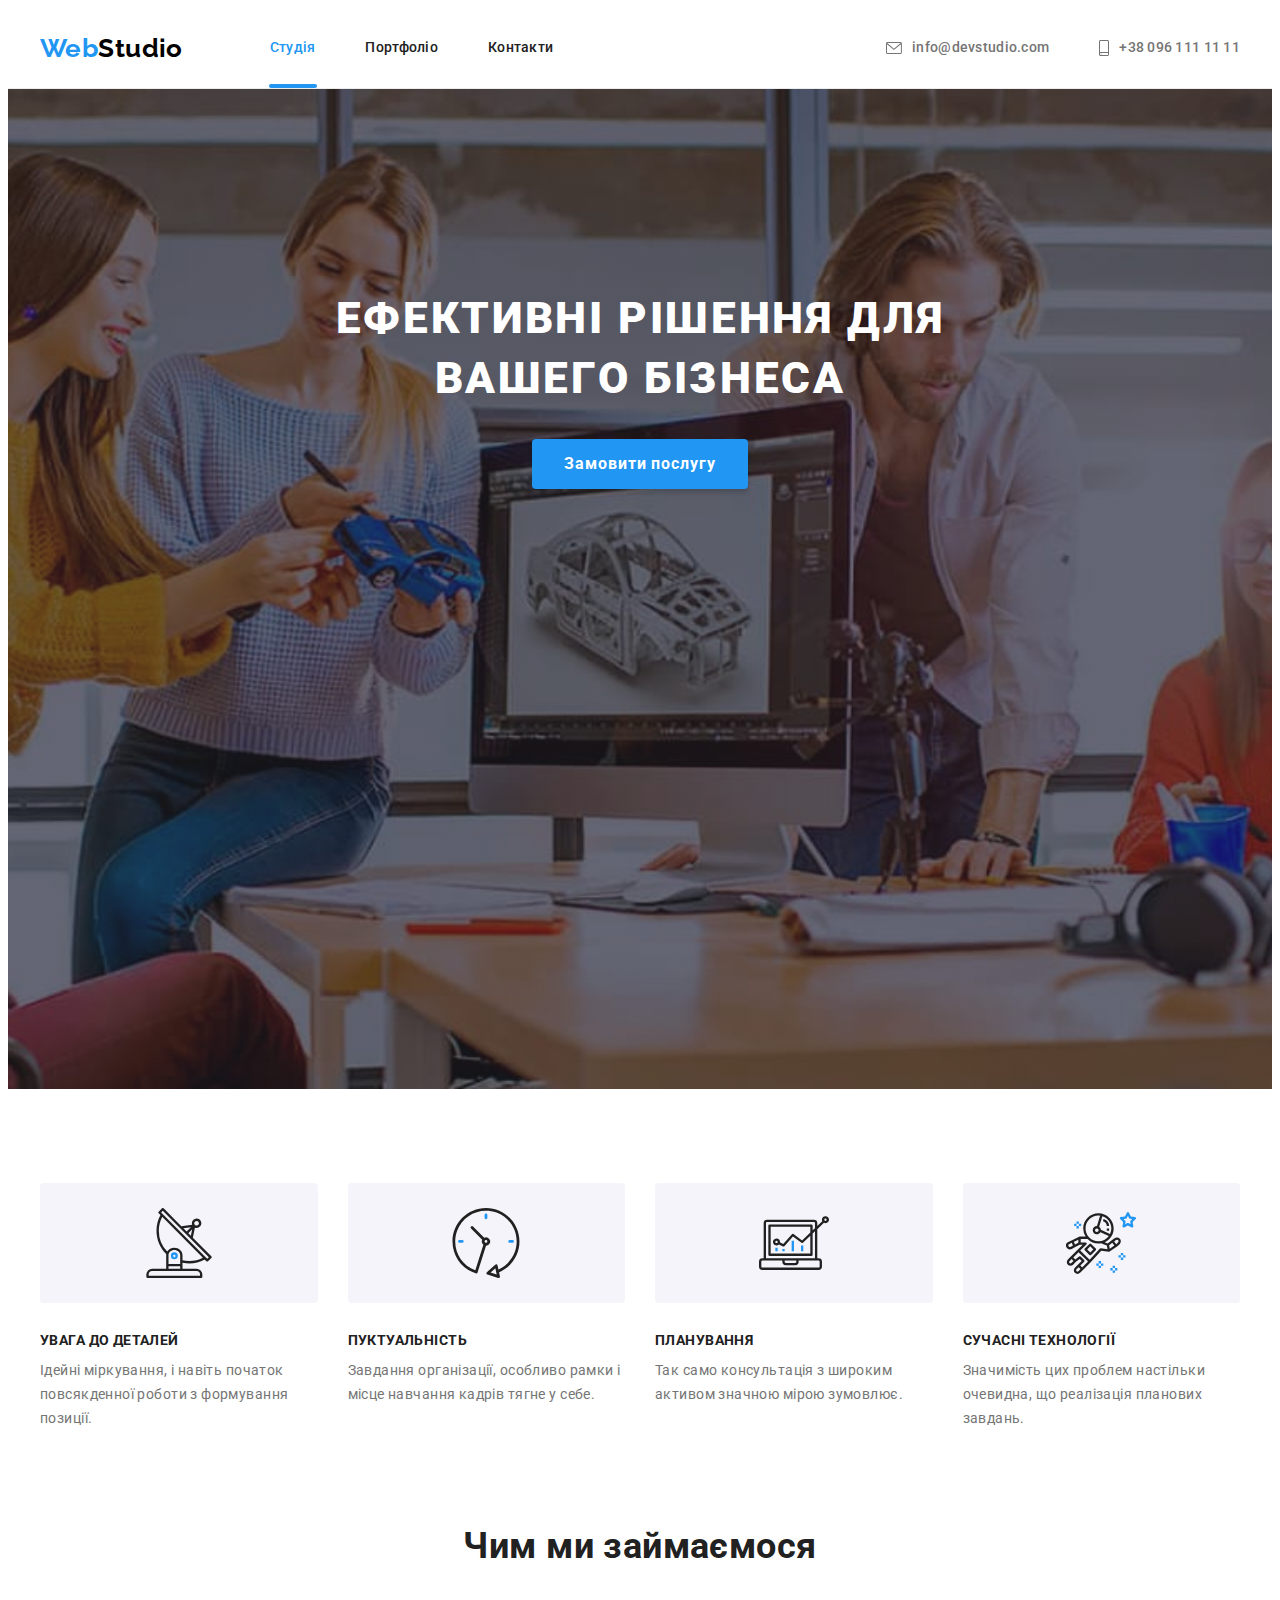
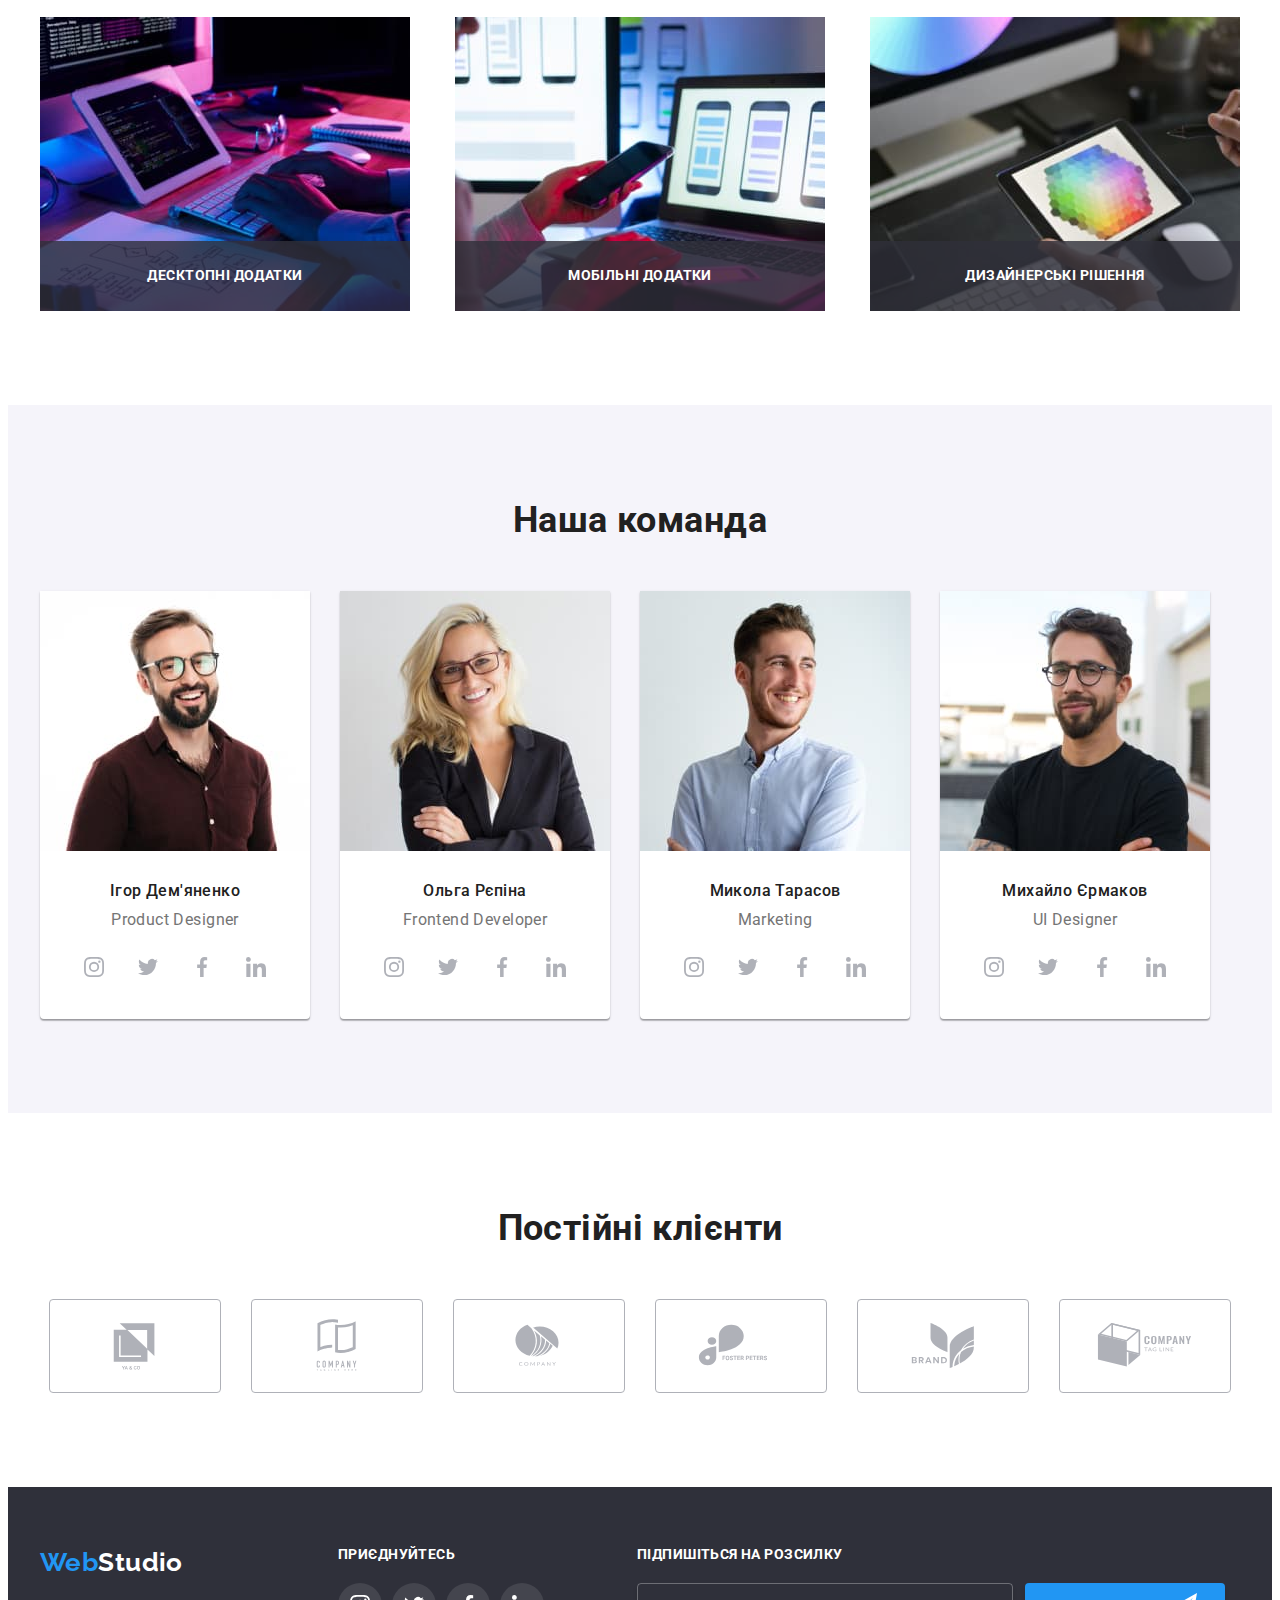
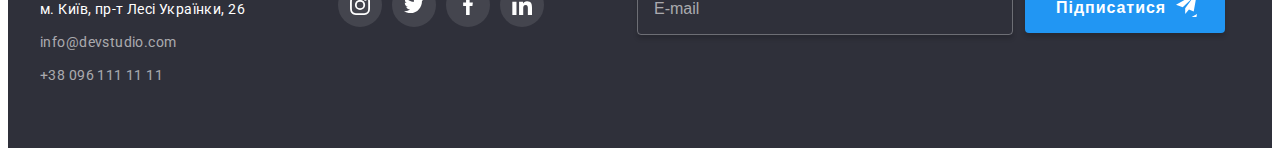
<file: index.html>
<!DOCTYPE html>
<html lang="uk">
<head>
    <meta charset="UTF-8">
    <meta http-equiv="X-UA-Compatible" content="IE=edge">
    <meta name="viewport" content="width=device-width, initial-scale=1.0">
    <title>Студія</title>
    <link href="https://fonts.googleapis.com/css2?family=Raleway:wght@700&family=Roboto:wght@400;500;700;900&display=swap"
        rel="stylesheet">
    <link rel="stylesheet" href="https://cdnjs.cloudflare.com/ajax/libs/modern-normalize/1.1.0/modern-normalize.min.css"
        integrity="sha512-wpPYUAdjBVSE4KJnH1VR1HeZfpl1ub8YT/NKx4PuQ5NmX2tKuGu6U/JRp5y+Y8XG2tV+wKQpNHVUX03MfMFn9Q=="
        crossorigin="anonymous" referrerpolicy="no-referrer">
    <link rel="stylesheet" href="./css/main.min.css">
</head>
<body>
    <header class="header">
        <div class="page-header">
            <div class="container container--flex">
                <nav class="site-nav">
                    <a href="./index.html" class="logo">
                        <span class="logo logo--accent">Web</span>Studio
                    </a>
                    <button type="button" class="burger-menu" aria-expanded="false" aria-controls="mobile-menu" data-menu-button>
                        <svg width="40" height="40" class="burger-menu__svg" aria-label="Перемикач мобільного меню">
                            <use href="./images/sprite.svg#icon-open-menu" class="burger-menu__svg-open"></use>
                            <use href="./images/sprite.svg#icon-close-menu" class="burger-menu__svg-close"></use>
                        </svg>
                    </button>
                    <ul class="nav-list style-list">
                        <li class="nav-list__item"><a href="./index.html" class="nav-list__link nav-list__link--active first">Студія</a></li>
                        <li class="nav-list__item"><a href="./portfolio.html" class="nav-list__link">Портфоліо</a></li>
                        <li class="nav-list__item"><a href="" class="nav-list__link">Контакти</a></li>
                    </ul>
                </nav>

                <div class="contacts">
                    <ul class="header-contacts style-list">
                        <li class="header-contacts__item">
                            <a href="mailto:info@devstudio.com" class="header-contacts__link header-contacts__link--flex"><svg width="14" height="10"
                                    class="header-contacts__icon-mail">
                                    <use href="./images/sprite.svg#email"></use>
                                </svg>info@devstudio.com</a>
        
                        </li>
                        <li class="header-contacts__item">
                            <a href="tel:+380961111111" class="header-contacts__link header-contacts__link--flex"><svg width="10" height="14" class="header-contacts__icon-tel">
                                    <use href="./images/sprite.svg#smartphone"></use>
                                </svg>+38 096 111 11 11</a>
                        </li>
                    </ul>
                </div>
            </div>
        </div>
    </header>

    <main>
        <section class="overlay">
            <div class="hero">
                <h1 class="hero__title">Ефективні рішення для вашего бізнеса</h1>
                <button data-modal-open type="button" class="hero__button">Замовити послугу</button>
            </div>
        </section>

       <section class="benefits benefits--padding">
            <div class="container">
                <h2 class="benefits__title">Переваги</h2>
                    <ul class="benefits__list style-list"> 
                        <li class="benefit-card">
                            <div class="benefit-card__visual">
                                <svg width="70" height="70" class="benefit-card__icon">
                                    <use href="./images/sprite.svg#antenna"></use>
                                </svg>
                            </div>
                            <h3 class="benefit-card__title">Увага до деталей</h3>
                            <p class="benefit-card__descr">Ідейні міркування, і навіть початок повсякденної роботи з формування позиції.</p>
                        </li>
                        <li class="benefit-card">
                            <div class="benefit-card__visual">
                                <svg width="70" height="70" class="benefit-card__icon">
                                    <use href="./images/sprite.svg#clock"></use>
                                </svg>
                            </div>
                            <h3 class="benefit-card__title">Пуктуальність</h3>
                            <p class="benefit-card__descr">Завдання організації, особливо рамки і місце навчання кадрів тягне у себе.</p>
                        </li>
                        <li class="benefit-card">
                            <div class="benefit-card__visual">
                                <svg width="70" height="70" class="benefit-card__icon">
                                    <use href="./images/sprite.svg#diagram"></use>
                                </svg>
                            </div>
                            <h3 class="benefit-card__title">Планування</h3>
                            <p class="benefit-card__descr">Так само консультація з широким активом значною мірою зумовлює.</p>
                        </li>
                        <li class="benefit-card">
                            <div class="benefit-card__visual">
                                <svg width="70" height="70" class="benefit-card__icon">
                                    <use href="./images/sprite.svg#astronaut"></use>
                                </svg>
                            </div>
                            <h3 class="benefit-card__title">Сучасні технології</h3>
                            <p class="benefit-card__descr">Значимість цих проблем настільки очевидна, що реалізація планових завдань.</p>
                        </li>
                    </ul>
            </div>
        </section>

        <section class="work section">
            <div class="container">
                <h2 class="work__title">Чим ми займаємося</h2>
                <ul class="work__list style-list">
                    <li class="work-card">
                        <div class="work-card__thumb">
                            <img src="./images/do1.jpg" alt="Працююча людина з планшетом, набирає код" width="370" class="img">
                            <h3 class="work-card__descr">Десктопні додатки</h3>
                        </div>
                    </li>
                    <li class="work-card">
                        <div class="work-card__thumb">
                            <img src="./images/do2.jpg" alt="Людина працює з телефоном та ноутбуком, на екрані дизайн блоків" width="370" class="img">
                            <h3 class="work-card__descr">Мобільні додатки</h3>
                        </div>
                    </li>
                    <li class="work-card">
                        <div class="work-card__thumb">
                            <img src="./images/do3.jpg" alt="Людина з планшетом, на екрані кольорова палітра" width="370" class="img">
                            <h3 class="work-card__descr">Дизайнерські рішення</h3>
                        </div>
                    </li>
                </ul>
                </div>
        </section>

        <section class="team  section">
            <div class="container">
                <h2 class="team__title">Наша команда</h2>
                <ul class="team__list style-list">
                    <li class="member-card">
                        <img srcset="./images/member-product-desktop.jpg 270w, ./images/member-product-tablet.jpg 354w, ./images/member-product-mobile.jpg 450w, ./images/member-product-desktop@2x.jpg 540w, ./images/member-product-tablet@2x.jpg 708w, ./images/member-product-mobile@2x.jpg 900w" sizes="(min-width: 1200px) 270px, (min-width: 768px) 354px, (min-width: 480px) 450px, 100vw" alt="Член команди Ігор" class="img">
                        <div class="member-card__box">
                            <h3 class="member-card__name">Ігор Дем'яненко</h3>
                            <p lang="en" class="member-card__descr">Product Designer</p>
                            <ul class="social-net style-list">
                                <li class="social-net__item">
                                    <a href="#" class="social-net__link">
                                        <svg class="social-net__icon">
                                            <use href="./images/sprite.svg#instagram"></use>
                                        </svg>
                                    </a>
                                </li>
                                <li class="social-net__item">
                                    <a href="#" class="social-net__link">
                                        <svg class="social-net__icon">
                                            <use href="./images/sprite.svg#twitter"></use>
                                        </svg>
                                    </a>
                                </li>
                                <li class="social-net__item">
                                    <a href="#" class="social-net__link">
                                        <svg class="social-net__icon">
                                            <use href="./images/sprite.svg#facebook"></use>
                                        </svg>
                                    </a>
                                </li>
                                <li class="social-net__item">
                                    <a href="#" class="social-net__link">
                                        <svg class="social-net__icon">
                                            <use href="./images/sprite.svg#linkedin"></use>
                                        </svg>
                                    </a>
                                </li>
                            </ul>
                        </div>
                    </li>
                    <li class="member-card">
                        <img srcset="./images/member-developer-desktop.jpg 270w, ./images/member-developer-tablet.jpg 354w, ./images/member-developer-mobile.jpg 450w, ./images/member-developer-desktop@2x.jpg 540w, ./images/member-developer-tablet@2x.jpg 708w, ./images/member-developer-mobile@2x.jpg 900w" sizes="(min-width: 1200px) 270px, (min-width: 768px) 354px, (min-width: 480px) 450px, 100vw" alt="Член команди Ольга" class="img">
                        <div class="member-card__box">
                            <h3 class="member-card__name">Ольга Рєпіна</h3>
                            <p lang="en" class="member-card__descr">Frontend Developer</p>
                            <ul class="social-net style-list">
                                <li class="social-net__item">
                                    <a href="#" class="social-net__link">
                                        <svg class="social-net__icon">
                                            <use href="./images/sprite.svg#instagram"></use>
                                        </svg>
                                    </a>
                                </li>
                                <li class="social-net__item">
                                    <a href="#" class="social-net__link">
                                        <svg class="social-net__icon">
                                            <use href="./images/sprite.svg#twitter"></use>
                                        </svg>
                                    </a>
                                </li>
                                <li class="social-net__item">
                                    <a href="#" class="social-net__link">
                                        <svg class="social-net__icon">
                                            <use href="./images/sprite.svg#facebook"></use>
                                        </svg>
                                    </a>
                                </li>
                                <li class="social-net__item">
                                    <a href="#" class="social-net__link">
                                        <svg class="social-net__icon">
                                            <use href="./images/sprite.svg#linkedin"></use>
                                        </svg>
                                    </a>
                                </li>
                            </ul>
                        </div> 
                    </li>
                    <li class="member-card">
                        <img srcset="./images/member-marketing-desktop.jpg 270w, ./images/member-marketing-tablet.jpg 354w, ./images/member-marketing-mobile.jpg 450w, ./images/member-marketing-desktop@2x.jpg 540w, ./images/member-marketing-tablet@2x.jpg 708w, ./images/member-marketing-mobile@2x.jpg 900w" sizes="(min-width: 1200px) 270px, (min-width: 768px) 354px, (min-width: 480px) 450px, 100vw" alt="Член команди Микола" class="img">
                        <div class="member-card__box">
                            <h3 class="member-card__name">Микола Тарасов</h3>
                            <p lang="en" class="member-card__descr">Marketing</p>
                            <ul class="social-net style-list">
                                <li class="social-net__item">
                                    <a href="#" class="social-net__link">
                                        <svg class="social-net__icon">
                                            <use href="./images/sprite.svg#instagram"></use>
                                        </svg>
                                    </a>
                                </li>
                                <li class="social-net__item">
                                    <a href="#" class="social-net__link">
                                        <svg class="social-net__icon">
                                            <use href="./images/sprite.svg#twitter"></use>
                                        </svg>
                                    </a>
                                </li>
                                <li class="social-net__item">
                                    <a href="#" class="social-net__link">
                                        <svg class="social-net__icon">
                                            <use href="./images/sprite.svg#facebook"></use>
                                        </svg>
                                    </a>
                                </li>
                                <li class="social-net__item">
                                    <a href="#" class="social-net__link">
                                        <svg class="social-net__icon">
                                            <use href="./images/sprite.svg#linkedin"></use>
                                        </svg>
                                    </a>
                                </li>
                            </ul>
                        </div> 
                    </li>
                    <li class="member-card">
                        <img srcset="./images/member-ui-desktop.jpg 270w, ./images/member-ui-tablet.jpg 354w, ./images/member-ui-mobile.jpg 450w, ./images/member-ui-desktop@2x.jpg 540w, ./images/member-ui-tablet@2x.jpg 708w, ./images/member-ui-mobile@2x.jpg 900w" sizes="(min-width: 1200px) 270px, (min-width: 768px) 354px, (min-width: 480px) 450px, 100vw" alt="Член команди Михайло" class="img">
                        <div class="member-card__box">
                            <h3 class="member-card__name">Михайло Єрмаков</h3>
                            <p lang="en" class="member-card__descr">UI Designer</p>
                            <ul class="social-net style-list">
                                <li class="social-net__item">
                                    <a href="#" class="social-net__link">
                                        <svg class="social-net__icon">
                                            <use href="./images/sprite.svg#instagram"></use>
                                        </svg>
                                    </a>
                                </li>
                                <li class="social-net__item">
                                    <a href="#" class="social-net__link">
                                        <svg class="social-net__icon">
                                            <use href="./images/sprite.svg#twitter"></use>
                                        </svg>
                                    </a>
                                </li>
                                <li class="social-net__item">
                                    <a href="#" class="social-net__link">
                                        <svg class="social-net__icon">
                                            <use href="./images/sprite.svg#facebook"></use>
                                        </svg>
                                    </a>
                                </li>
                                <li class="social-net__item">
                                    <a href="#" class="social-net__link">
                                        <svg class="social-net__icon">
                                            <use href="./images/sprite.svg#linkedin"></use>
                                        </svg>
                                    </a>
                                </li>
                            </ul>
                        </div> 
                    </li>
                </ul>
            </div>
        </section>

        <section class="clients section">
            <div class="container">
                <h2 class="clients__title">Постійні клієнти</h2>
                <ul class="clients__list style-list">
                    <li class="client">
                        <a href="#" class="client__link">
                            <svg class="client__logo">
                                <use href="./images/sprite.svg#client1"></use>
                            </svg>
                        </a>
                    </li>
                    <li class="client">
                        <a href="#" class="client__link">
                            <svg class="client__logo">
                                <use href="./images/sprite.svg#client2"></use>
                            </svg>
                        </a>
                    </li>
                    <li class="client">
                        <a href="#" class="client__link">
                            <svg class="client__logo">
                                <use href="./images/sprite.svg#client3"></use>
                            </svg>
                        </a>
                    </li>
                    <li class="client">
                        <a href="#" class="client__link">
                            <svg class="client__logo">
                                <use href="./images/sprite.svg#client4"></use>
                            </svg>
                        </a>
                    </li>
                    <li class="client">
                        <a href="#" class="client__link">
                            <svg class="client__logo">
                                <use href="./images/sprite.svg#client5"></use>
                            </svg>
                        </a>
                    </li>
                    <li class="client">
                        <a href="#" class="client__link">
                            <svg class="client__logo">
                                <use href="./images/sprite.svg#client6"></use>
                            </svg>
                        </a>
                    </li>
                </ul>
            </div>
        </section>

    </main>

    <footer class="footer">
        <div class="container container--flex-footer">
            <div class="footer__tablet">
                <div class="footer__contacts">
                    <a href="./index.html" class="logo logo__footer">
                        <span class="logo logo--accent">Web</span>Studio
                    </a>
                    <address>
                        <ul class="list-of-contacts style-list">
                            <li class="list-of-contacts__item"><a href="https://goo.gl/maps/CPtrU1FHBa2aNyZL9" target="_blank"
                                    rel="noopener noreferrer nofollow" class="list-of-contacts__map">м. Київ, пр-т Лесі Українки, 26</a>
                            </li>
                            <li class="list-of-contacts__item"><a href="mailto:info@devstudio.com"
                                    class="list-of-contacts__mail">info@devstudio.com</a></li>
                            <li class="list-of-contacts__item"><a href="tel:+380961111111" class="list-of-contacts__tel">+38 096 111 11
                                    11</a></li>
                        </ul>
                    </address>
                </div>
                <div class="footer-social-net">
                    <p class="footer-social-net__title">Приєднуйтесь</p>
                    <ul class="social-net style-list">
                        <li class="social-net__item">
                            <a href="#" class="social-net__link social-net__link--black-theme">
                                <svg class="social-net__icon social-net__icon--black-theme">
                                    <use href="./images/sprite.svg#instagram"></use>
                                </svg>
                            </a>
                        </li>
                        <li class="social-net__item">
                            <a href="#" class="social-net__link social-net__link--black-theme">
                                <svg class="social-net__icon social-net__icon--black-theme">
                                    <use href="./images/sprite.svg#twitter"></use>
                                </svg>
                            </a>
                        </li>
                        <li class="social-net__item">
                            <a href="#" class="social-net__link social-net__link--black-theme">
                                <svg class="social-net__icon social-net__icon--black-theme">
                                    <use href="./images/sprite.svg#facebook"></use>
                                </svg>
                            </a>
                        </li>
                        <li class="social-net__item">
                            <a href="#" class="social-net__link social-net__link--black-theme">
                                <svg class="social-net__icon social-net__icon--black-theme">
                                    <use href="./images/sprite.svg#linkedin"></use>
                                </svg>
                            </a>
                        </li>
                    </ul>
                </div>
            </div>
            <form class="form-follow">
                <label for="follow-mail" class="form-follow__label">Підпишіться на розсилку</label>
                <div class="form-follow__group">
                    <input type="email" name="user-mail" id="follow-mail" class="form-follow__input" placeholder="E-mail">
                    <button type="submit" class="form-follow__button">Підписатися<span class="form-follow__icon"></span></button>
                </div>
            </form>
        </div>
    </footer>

    <div data-modal class="backdrop is-hidden">
        <div class="modal">
            <button data-modal-close class="close-button"> 
                <svg width="18" height="18" class="close-button__icon">
                    <use href="./images/sprite.svg#icon-close-btn"></use>
                </svg>
            </button>
            <h2 class="modal__title">Залиште свої дані, ми вам передзвонимо</h2>
            <form class="form-person-info">
                <div role="group" class="form-person-info__input-part">
                    <label for="username" class="form-person-info__label">Ім'я</label>
                    <div class="form-person-info__input-group">
                        <input type="text" name="username" id="username" class="form-person-info__input">
                        <svg width="18" height="18" class="form-person-info__icon">
                            <use href="./images/sprite.svg#icon-form-name"></use>
                        </svg>
                    </div>

                    <label for="usertel" class="form-person-info__label">Телефон</label>
                    <div class="form-person-info__input-group">
                        <input type="tel" name="usertel" id="usertel" class="form-person-info__input">
                        <svg width="18" height="18" class="form-person-info__icon">
                            <use href="./images/sprite.svg#icon-form-tel"></use>
                        </svg>
                    </div>

                    <label for="user-email" class="form-person-info__label">Пошта</label>
                    <div class="form-person-info__input-group">
                        <input type="email" name="user-email" id="user-email" class="form-person-info__input">
                        <svg width="18" height="18" class="form-person-info__icon">
                            <use href="./images/sprite.svg#icon-form-mail"></use>
                        </svg>
                    </div>

                    <label for="username" class="form-person-info__label">Коментар</label>
                    <textarea name="username" id="username" class="form-person-info__input form-person-info__input-comment" placeholder="Введіть текст"></textarea>
                </div>
                <div class="secure-conditions">
                    <label class="secure-conditions__label">
                        <input type="checkbox" name="secure" value="agreement" class="secure-conditions__checkbox">
                        <span class="secure-conditions__custom-checkbox"></span><span class="secure-conditions__main-text">Погоджуюся з розсилкою та приймаю</span><span class="secure-conditions__label--accent">Умови договору</span>
                    </label>
                </div>
                <button type="submit" class="form-person-info__button">Відправити</button>
            </form>
        </div>
    </div>
    <div class="mobile-menu" id="mobile-menu" data-menu>
        <ul class="mobile-menu__navigation style-list">
            <li class="mobile-menu__item-nav"><a href="./index.html"
                    class="mobile-menu__link mobile-menu__link--active">Студія</a></li>
            <li class="mobile-menu__item-nav"><a href="./portfolio.html" class="mobile-menu__link">Портфоліо</a></li>
            <li class="mobile-menu__item-nav"><a href="" class="mobile-menu__link">Контакти</a></li>
        </ul>
        <div class="mobile-menu__bottom-container">
            <ul class="mobile-menu__contacts style-list">
                <li class="mobile-menu__item-tel">
                    <a href="tel:+380961111111" class="mobile-menu__tel">+38 096 111 11 11</a>
                </li>
                <li class="mobile-menu__item-email">
                    <a href="mailto:info@devstudio.com" class="mobile-menu__email">info@devstudio.com</a>
                </li>
            </ul>
            
            <ul class="mobile-menu__nets style-list">
                <li class="mobile-menu__item-net">
                    <a href="#" class="mobile-menu__social-links">Instagram</a>
                </li>
                <li class="mobile-menu__item-net">
                    <a href="#" class="mobile-menu__social-links">Twitter</a>
                </li>
                <li class="mobile-menu__item-net">
                    <a href="#" class="mobile-menu__social-links">Facebook</a>
                </li>
                <li class="mobile-menu__item-net">
                    <a href="#" class="mobile-menu__social-links">LinkedIn</a>
                </li>
            </ul>
        </div>
    </div>

    <script src="./js/modal.js"></script>
    <script src="./js/mobile-menu.js"></script>
</body>
</html>
</file>
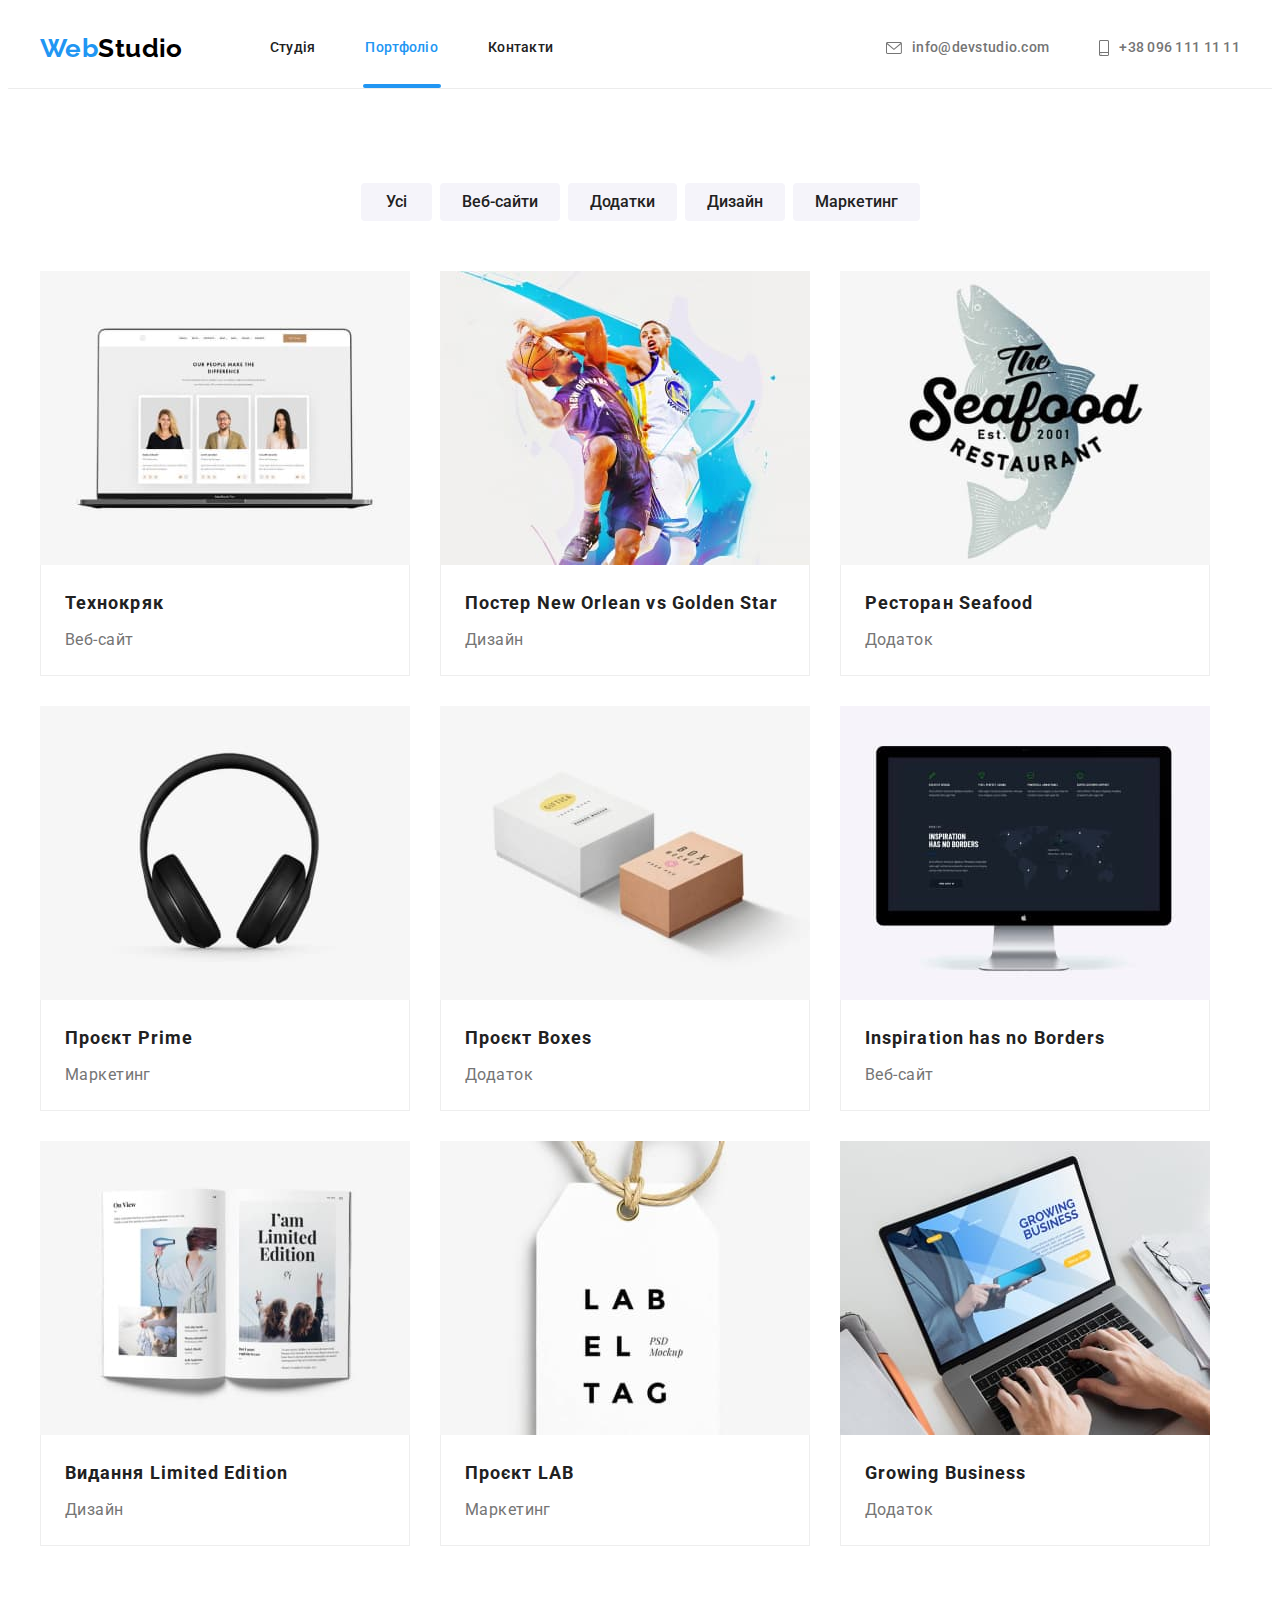
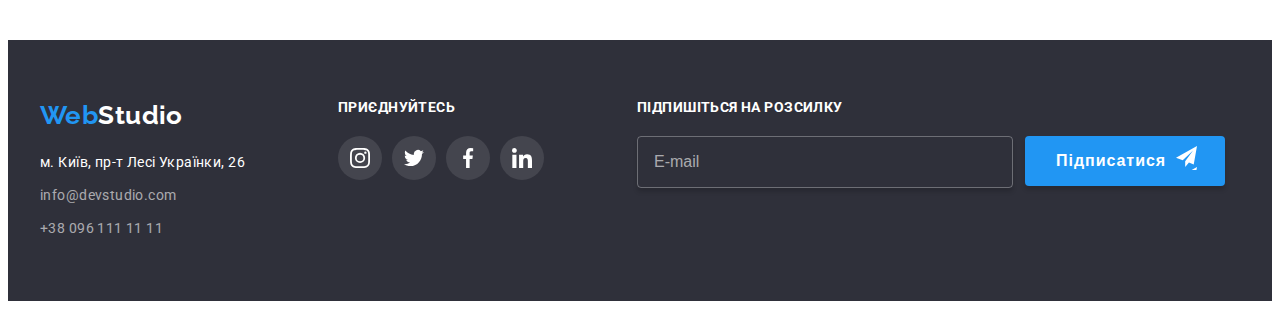
<file: portfolio.html>
<!DOCTYPE html>
<html lang="uk">

<head>
    <meta charset="UTF-8">
    <meta http-equiv="X-UA-Compatible" content="IE=edge">
    <meta name="viewport" content="width=device-width, initial-scale=1.0">
    <title>Портфоліо</title>
    <link href="https://fonts.googleapis.com/css2?family=Raleway:wght@700&family=Roboto:wght@400;500;700;900&display=swap"
        rel="stylesheet">
    <link rel="stylesheet" href="https://cdnjs.cloudflare.com/ajax/libs/modern-normalize/1.1.0/modern-normalize.min.css"
        integrity="sha512-wpPYUAdjBVSE4KJnH1VR1HeZfpl1ub8YT/NKx4PuQ5NmX2tKuGu6U/JRp5y+Y8XG2tV+wKQpNHVUX03MfMFn9Q=="
        crossorigin="anonymous" referrerpolicy="no-referrer" />
    <link rel="stylesheet" href="./css/main.min.css">
</head>

<body>

    <header class="header">
        <div class="page-header">
            <div class="container container--flex">
                <nav class="site-nav">
                    <a href="./index.html" class="logo">
                        <span class="logo logo--accent">Web</span>Studio
                    </a>
                    <button type="button" class="burger-menu" aria-expanded="false" aria-controls="mobile-menu"
                        data-menu-button>
                        <svg width="40" height="40" class="burger-menu__svg" aria-label="Перемикач мобільного меню">
                            <use href="./images/sprite.svg#icon-open-menu" class="burger-menu__svg-open"></use>
                            <use href="./images/sprite.svg#icon-close-menu" class="burger-menu__svg-close"></use>
                        </svg>
                    </button>
                    <ul class="nav-list style-list">
                        <li class="nav-list__item"><a href="./index.html" class="nav-list__link">Студія</a></li>
                        <li class="nav-list__item"><a href="./portfolio.html" class="nav-list__link nav-list__link--active second">Портфоліо</a></li>
                        <li class="nav-list__item"><a href="" class="nav-list__link">Контакти</a></li>
                    </ul>
                </nav>
    
                <div class="contacts">
                    <ul class="header-contacts style-list">
                        <li class="header-contacts__item">
                            <a href="mailto:info@devstudio.com"
                                class="header-contacts__link header-contacts__link--flex"><svg width="14" height="10"
                                    class="header-contacts__icon-mail">
                                    <use href="./images/sprite.svg#email"></use>
                                </svg>info@devstudio.com</a>
    
                        </li>
                        <li class="header-contacts__item">
                            <a href="tel:+380961111111" class="header-contacts__link header-contacts__link--flex"><svg
                                    width="10" height="14" class="header-contacts__icon-tel">
                                    <use href="./images/sprite.svg#smartphone"></use>
                                </svg>+38 096 111 11 11</a>
                        </li>
                    </ul>
                </div>
            </div>
        </div>
    </header>

    <main>
        <section class="portfolio section__portfolio">
            <div class="container">
                <h1 class="portfolio__title--visually-hidden">Портфоліо</h1>
                <ul class="filter-list style-list">
                    <li class="filter-list__item"><button type="button" class="filter-list__button filter-list__button--active">Усі</button></li>
                    <li class="filter-list__item"><button type="button" class="filter-list__button">Веб-сайти</button></li>
                    <li class="filter-list__item"><button type="button" class="filter-list__button">Додатки</button></li>
                    <li class="filter-list__item"><button type="button" class="filter-list__button">Дизайн</button></li>
                    <li class="filter-list__item"><button type="button" class="filter-list__button filter-list__button--margin">Маркетинг</button></li>
                </ul>
                
                <ul class="projects style-list">
                    <li class="project-card project-card--shadow">
                        <div class="project-card__thumb">
                            <div class="card-overlay">
                                <p class="card-overlay__desc">Ресурс пропонує комплексні пропозиції з різним рівнем функціоналу та сервісів. Все це дозволить відвідувачу отримати
                                вичерпні відомості про компанію чи приватну особу.</p>
                            </div>
                            <img srcset="./images/project-tech-desktop.jpg 370w, ./images/project-tech-tablet.jpg 354w, ./images/project-tech-mobile.jpg 450w, ./images/project-tech-desktop@2x.jpg 740w, ./images/project-tech-tablet@2x.jpg 708w, ./images/project-tech-mobile@2x.jpg 900w" sizes="(min-width: 1200px) 370px, (min-width: 768px) 354px, (min-width: 480px) 450px, 100vw" alt="Ноутбук на екрані якого веб-сайт" class="img">
                        </div>
                        <div class="project-card__descr project-card__descr--padding">
                            <h2 class="project-card__title">Технокряк</h2>
                            <p class="project-card__type-of-work">Веб-сайт</p>
                        </div>
                    </li>
                    <li class="project-card project-card--shadow">
                        <div class="project-card__thumb">
                            <div class="card-overlay">
                                <p class="card-overlay__desc">Ресурс пропонує комплексні пропозиції з різним рівнем функціоналу та сервісів. Все це дозволить відвідувачу отримати вичерпні відомості про компанію чи приватну особу.
                                </p>
                            </div>
                            <img srcset="./images/project-poster-desktop.jpg 370w, ./images/project-poster-tablet.jpg 354w, ./images/project-poster-mobile.jpg 450w, ./images/project-poster-desktop@2x.jpg 740w, ./images/project-poster-tablet@2x.jpg 708w, ./images/project-poster-mobile@2x.jpg 900w" sizes="(min-width: 1200px) 370px, (min-width: 768px) 354px, (min-width: 480px) 450px, 100vw" alt="Два волейболіста з мячем" class="img">
                        </div>
                        <div class="project-card__descr">
                            <h2 class="project-card__title">Постер New Orlean vs Golden Star</h2>
                            <p class="project-card__type-of-work">Дизайн</p>
                        </div>
                    </li>
                    <li class="project-card project-card--shadow">
                        <div class="project-card__thumb">
                            <div class="card-overlay">
                                <p class="card-overlay__desc">Ресурс пропонує комплексні пропозиції з різним рівнем функціоналу та сервісів. Все це
                                    дозволить відвідувачу отримати вичерпні відомості про компанію чи приватну особу.
                                </p>
                            </div>
                            <img srcset="./images/project-seafood-desktop.jpg 370w, ./images/project-seafood-tablet.jpg 354w, ./images/project-seafood-mobile.jpg 450w, ./images/project-seafood-desktop@2x.jpg 740w, ./images/project-seafood-tablet@2x.jpg 708w, ./images/project-seafood-mobile@2x.jpg 900w" sizes="(min-width: 1200px) 370px, (min-width: 768px) 354px, (min-width: 480px) 450px, 100vw" alt="Логотип ресторану в вигляді риби" class="img">
                        </div>
                        <div class="project-card__descr">
                            <h2 class="project-card__title">Ресторан Seafood</h2>
                            <p class="project-card__type-of-work">Додаток</p>
                        </div>
                    </li>
                    <li class="project-card project-card--shadow">
                        <div class="project-card__thumb">
                            <div class="card-overlay">
                                <p class="card-overlay__desc">Ресурс пропонує комплексні пропозиції з різним рівнем функціоналу та сервісів. Все це
                                    дозволить відвідувачу отримати вичерпні відомості про компанію чи приватну особу.
                                </p>
                            </div>
                            <img srcset="./images/project-prime-desktop.jpg 370w, ./images/project-prime-tablet.jpg 354w, ./images/project-prime-mobile.jpg 450w, ./images/project-prime-desktop@2x.jpg 740w, ./images/project-prime-tablet@2x.jpg 708w, ./images/project-prime-mobile@2x.jpg 900w" sizes="(min-width: 1200px) 370px, (min-width: 768px) 354px, (min-width: 480px) 450px, 100vw" alt="Наушники" class="img">
                        </div>
                        <div class="project-card__descr">
                            <h2 class="project-card__title">Проєкт Prime</h2>
                            <p class="project-card__type-of-work">Маркетинг</p>
                        </div>
                    </li>
                    <li class="project-card project-card--shadow">
                        <div class="project-card__thumb">
                            <div class="card-overlay">
                                <p class="card-overlay__desc">Ресурс пропонує комплексні пропозиції з різним рівнем функціоналу та сервісів. Все це
                                    дозволить відвідувачу отримати вичерпні відомості про компанію чи приватну особу.
                                </p>
                            </div>
                            <img srcset="./images/project-boxes-desktop.jpg 370w, ./images/project-boxes-tablet.jpg 354w, ./images/project-boxes-mobile.jpg 450w, ./images/project-boxes-desktop@2x.jpg 740w, ./images/project-boxes-tablet@2x.jpg 708w, ./images/project-boxes-mobile@2x.jpg 900w" sizes="(min-width: 1200px) 370px, (min-width: 768px) 354px, (min-width: 480px) 450px, 100vw" alt="Дві коробки" class="img">
                        </div>
                        <div class="project-card__descr">
                            <h2 class="project-card__title">Проєкт Boxes</h2>
                            <p class="project-card__type-of-work">Додаток</p>
                        </div>
                    </li>
                    <li class="project-card project-card--shadow">
                        <div class="project-card__thumb">
                            <div class="card-overlay">
                                <p class="card-overlay__desc">Ресурс пропонує комплексні пропозиції з різним рівнем функціоналу та сервісів. Все це
                                    дозволить відвідувачу отримати вичерпні відомості про компанію чи приватну особу.
                                </p>
                            </div>
                            <img srcset="./images/project-inspiration-desktop.jpg 370w, ./images/project-inspiration-tablet.jpg 354w, ./images/project-inspiration-mobile.jpg 450w, ./images/project-inspiration-desktop@2x.jpg 740w, ./images/project-inspiration-tablet@2x.jpg 708w, ./images/project-inspiration-mobile@2x.jpg 900w" sizes="(min-width: 1200px) 370px, (min-width: 768px) 354px, (min-width: 480px) 450px, 100vw" alt="Комп'ютер Apple" class="img">
                        </div>
                        <div class="project-card__descr">
                            <h2 lang="en" class="project-card__title">Inspiration has no Borders</h2>
                            <p class="project-card__type-of-work">Веб-сайт</p>
                        </div>
                    </li>
                    <li class="project-card project-card--shadow">
                        <div class="project-card__thumb">
                            <div class="card-overlay">
                                <p class="card-overlay__desc">Ресурс пропонує комплексні пропозиції з різним рівнем функціоналу та сервісів. Все це
                                    дозволить відвідувачу отримати вичерпні відомості про компанію чи приватну особу.
                                </p>
                            </div>
                            <img srcset="./images/project-edition-desktop.jpg 370w, ./images/project-edition-tablet.jpg 354w, ./images/project-edition-mobile.jpg 450w, ./images/project-edition-desktop@2x.jpg 740w, ./images/project-edition-tablet@2x.jpg 708w, ./images/project-edition-mobile@2x.jpg 900w" sizes="(min-width: 1200px) 370px, (min-width: 768px) 354px, (min-width: 480px) 450px, 100vw" alt="Розгорнутий журнал" class="img">
                        </div>
                        <div class="project-card__descr">
                            <h2 class="project-card__title">Видання Limited Edition</h2>
                            <p class="project-card__type-of-work">Дизайн</p>
                        </div>
                    </li>
                    <li class="project-card project-card--shadow">
                        <div class="project-card__thumb">
                            <div class="card-overlay">
                                <p class="card-overlay__desc">Ресурс пропонує комплексні пропозиції з різним рівнем функціоналу та сервісів. Все це
                                    дозволить відвідувачу отримати вичерпні відомості про компанію чи приватну особу.
                                </p>
                            </div>
                            <img srcset="./images/project-lab-desktop.jpg 370w, ./images/project-lab-tablet.jpg 354w, ./images/project-lab-mobile.jpg 450w, ./images/project-lab-desktop@2x.jpg 740w, ./images/project-lab-tablet@2x.jpg 708w, ./images/project-lab-mobile@2x.jpg 900w" sizes="(min-width: 1200px) 370px, (min-width: 768px) 354px, (min-width: 480px) 450px, 100vw" alt="Етикетка з написом LAB EL TAG" class="img">
                        </div>
                        <div class="project-card__descr">
                            <h2 class="project-card__title">Проєкт LAB</h2>
                            <p class="project-card__type-of-work">Маркетинг</p>
                        </div>
                    </li>
                    <li class="project-card project-card--shadow">
                        <div class="project-card__thumb">
                            <div class="card-overlay">
                                <p class="card-overlay__desc">Ресурс пропонує комплексні пропозиції з різним рівнем функціоналу та сервісів. Все це
                                    дозволить відвідувачу отримати вичерпні відомості про компанію чи приватну особу.
                                </p>
                            </div>
                            <img srcset="./images/project-business-desktop.jpg 370w, ./images/project-business-tablet.jpg 354w, ./images/project-business-mobile.jpg 450w, ./images/project-business-desktop@2x.jpg 740w, ./images/project-business-tablet@2x.jpg 708w, ./images/project-business-mobile@2x.jpg 900w" sizes="(min-width: 1200px) 370px, (min-width: 768px) 354px, (min-width: 480px) 450px, 100vw" alt="Людина працює за ноутбуком" class="img"> 
                        </div>
                        <div class="project-card__descr">
                            <h2 lang="en" class="project-card__title">Growing Business</h2>
                            <p class="project-card__type-of-work">Додаток</p>
                        </div>
                    </li>
                </ul>
            </div>
        </section>
    </main>

    <footer class="footer">
        <div class="container container--flex-footer">
            <div class="footer__tablet">
                <div class="footer__contacts">
                    <a href="./index.html" class="logo logo__footer">
                        <span class="logo logo--accent">Web</span>Studio
                    </a>
                    <address>
                        <ul class="list-of-contacts style-list">
                            <li class="list-of-contacts__item"><a href="https://goo.gl/maps/CPtrU1FHBa2aNyZL9"
                                    target="_blank" rel="noopener noreferrer nofollow" class="list-of-contacts__map">м.
                                    Київ, пр-т Лесі Українки, 26</a>
                            </li>
                            <li class="list-of-contacts__item"><a href="mailto:info@devstudio.com"
                                    class="list-of-contacts__mail">info@devstudio.com</a></li>
                            <li class="list-of-contacts__item"><a href="tel:+380961111111" class="list-of-contacts__tel">+38
                                    096 111 11
                                    11</a></li>
                        </ul>
                    </address>
                </div>
                <div class="footer-social-net">
                    <p class="footer-social-net__title">Приєднуйтесь</p>
                    <ul class="social-net style-list">
                        <li class="social-net__item">
                            <a href="#" class="social-net__link social-net__link--black-theme">
                                <svg class="social-net__icon social-net__icon--black-theme">
                                    <use href="./images/sprite.svg#instagram"></use>
                                </svg>
                            </a>
                        </li>
                        <li class="social-net__item">
                            <a href="#" class="social-net__link social-net__link--black-theme">
                                <svg class="social-net__icon social-net__icon--black-theme">
                                    <use href="./images/sprite.svg#twitter"></use>
                                </svg>
                            </a>
                        </li>
                        <li class="social-net__item">
                            <a href="#" class="social-net__link social-net__link--black-theme">
                                <svg class="social-net__icon social-net__icon--black-theme">
                                    <use href="./images/sprite.svg#facebook"></use>
                                </svg>
                            </a>
                        </li>
                        <li class="social-net__item">
                            <a href="#" class="social-net__link social-net__link--black-theme">
                                <svg class="social-net__icon social-net__icon--black-theme">
                                    <use href="./images/sprite.svg#linkedin"></use>
                                </svg>
                            </a>
                        </li>
                    </ul>
                </div>
            </div>
            <form class="form-follow">
                <label for="follow-mail" class="form-follow__label">Підпишіться на розсилку</label>
                <div class="form-follow__group">
                    <input type="email" name="user-mail" id="follow-mail" class="form-follow__input" placeholder="E-mail">
                    <button type="submit" class="form-follow__button">Підписатися<span
                            class="form-follow__icon"></span></button>
                </div>
            </form>
        </div>
    </footer>

    <div class="mobile-menu" id="mobile-menu" data-menu>
        <ul class="mobile-menu__navigation style-list">
            <li class="mobile-menu__item-nav"><a href="./index.html"
                    class="mobile-menu__link">Студія</a></li>
            <li class="mobile-menu__item-nav"><a href="./portfolio.html" class="mobile-menu__link  mobile-menu__link--active">Портфоліо</a></li>
            <li class="mobile-menu__item-nav"><a href="" class="mobile-menu__link">Контакти</a></li>
        </ul>
        <ul class="mobile-menu__contacts style-list">
            <li class="mobile-menu__item-tel">
                <a href="tel:+380961111111" class="mobile-menu__tel">+38 096 111 11 11</a>
            </li>
            <li class="mobile-menu__item-email">
                <a href="mailto:info@devstudio.com" class="mobile-menu__email">info@devstudio.com</a>
            </li>
        </ul>
        <ul class="mobile-menu__nets style-list">
            <li class="mobile-menu__item-net">
                <a href="#" class="mobile-menu__social-links">Instagram</a>
            </li>
            <li class="mobile-menu__item-net">
                <a href="#" class="mobile-menu__social-links">Twitter</a>
            </li>
            <li class="mobile-menu__item-net">
                <a href="#" class="mobile-menu__social-links">Facebook</a>
            </li>
            <li class="mobile-menu__item-net">
                <a href="#" class="mobile-menu__social-links">LinkedIn</a>
            </li>
        </ul>
    </div>

    <script src="./js/mobile-menu.js"></script>

</body>

</html>
</file>
<file: css/main.min.css>
:root{--primary-text-color: #757575;--secondary-text-color: #212121;--accent-color: #2196F3;--primary-white-color: #FFFFFF;--secondary-bgrc: #2F303A;--third-bgr: #F5F4FA;--border-header-color: #ECECEC;--border-card-color: #EEEEEE;--bgc-hero: #C4C4C4;--btn-hero-active: #188CE8;--link-color: #AFB1B8}body{background-color:var(--primary-white-color);color:var(--primary-text-color);font-family:"Roboto",sans-serif;font-size:14px;letter-spacing:.03em}body.modal-open{overflow:hidden}body .mobile-menu.is-open{overflow:hidden}.style-list{list-style-type:none;margin-top:0;margin-bottom:0;padding-left:0}.img{display:block;max-width:100%;height:auto}.benefit-card__visual{display:flex;background-color:var(--third-bgr);border-radius:4px;align-items:center;justify-content:center;height:120px}.benefit-card__icon{display:block}.benefit-card__title{margin-top:30px;margin-bottom:10px;color:var(--secondary-text-color);font-weight:700;font-size:14px;line-height:1.14;text-transform:uppercase}@media screen and (max-width: 767px){.benefit-card__title{text-align:center}}.benefit-card__descr{margin-top:0;margin-bottom:0;line-height:1.71}@media screen and (max-width: 767px){.benefit-card:not(:last-of-type){margin-bottom:30px}}@media screen and (min-width: 1200px){.benefit-card:not(:last-of-type){margin-right:30px}}@media screen and (min-width: 768px){.benefit-card:nth-child(odd){margin-right:30px}}@media screen and (min-width: 768px)and (max-width: 1199px){.benefit-card:nth-child(-n+2){margin-bottom:30px}}@media screen and (min-width: 768px){.benefit-card{width:calc((100% - 30px)/2)}}@media screen and (min-width: 1200px){.benefit-card{width:calc((100% - 90px)/4)}}.benefits__title{position:absolute;white-space:nowrap;width:1px;height:1px;overflow:hidden;border:0;padding:0;clip:rect(0 0 0 0);-webkit-clip-path:inset(50%);clip-path:inset(50%);margin:-1px}@media screen and (min-width: 768px){.benefits__list.style-list{display:flex;flex-wrap:wrap}}.benefits--padding{padding-top:60px;padding-bottom:60px}@media screen and (min-width: 1200px){.benefits--padding{padding-top:94px;padding-bottom:0}}.burger-menu{display:flex;border:none;background-color:rgba(0,0,0,0);padding:10px 0 10px 0;margin:0;z-index:998;transition:fill 250ms cubic-bezier(0.4, 0, 0.2, 1)}.burger-menu__svg-close{display:none}.burger-menu.is-open .burger-menu__svg-close{display:block;fill:var(--secondary-text-color)}.burger-menu.is-open .burger-menu__svg-open{display:none}.burger-menu.is-open:hover .burger-menu__svg-close{fill:var(--accent-color)}.burger-menu:hover .burger-menu__svg-open{fill:var(--accent-color)}@media screen and (min-width: 768px){.burger-menu{display:none}}.client__logo{width:106px;height:60px;fill:currentColor}.client__link{border:1px solid;border-color:var(--link-color);border-radius:4px;display:flex;align-items:center;justify-content:center;height:92px;color:var(--link-color);transition:color 250ms cubic-bezier(0.4, 0, 0.2, 1),border-color 250ms cubic-bezier(0.4, 0, 0.2, 1)}.client__link:hover,.client__link:focus{border-color:var(--accent-color);color:var(--accent-color)}@media screen and (min-width: 480px){.client__link{width:210px}}@media screen and (min-width: 1200px){.client__link{width:170px}}@media screen and (max-width: 479px){.client:not(:last-of-type){margin-bottom:20px}}@media screen and (min-width: 1200px){.client:not(:last-of-type){margin-right:30px}}@media screen and (min-width: 480px)and (max-width: 767px){.client:nth-child(odd){margin-right:30px}}@media screen and (min-width: 480px)and (max-width: 767px){.client:not(:nth-last-child(-n+2)){margin-bottom:30px}}@media screen and (min-width: 768px)and (max-width: 1199px){.client:not(:nth-child(3n+1)){margin-left:30px}}@media screen and (min-width: 768px)and (max-width: 1199px){.client:not(:nth-last-child(-n+3)){margin-bottom:30px}}@media screen and (min-width: 480px){.clients__list{display:flex;flex-wrap:wrap;justify-content:center}}.container{padding-left:15px;padding-right:15px;margin:0 auto}@media screen and (min-width: 480px){.container{width:480px}}@media screen and (min-width: 768px){.container{width:768px}}@media screen and (min-width: 1200px){.container{width:1200px}}@media screen and (min-width: 1200px){.container--flex-footer{display:flex}}.footer{background-color:var(--secondary-bgrc);padding-top:60px;padding-bottom:60px}@media screen and (max-width: 1199px){.footer{text-align:center}}@media screen and (min-width: 768px)and (max-width: 1199px){.footer__tablet{display:flex;justify-content:space-between}}@media screen and (min-width: 1200px){.footer__tablet{display:flex}}@media screen and (min-width: 768px)and (max-width: 1199px){.footer__contacts{margin-left:76px}}.list-of-contacts__item+.list-of-contacts__item{margin-top:8px}@media screen and (min-width: 1200px){.list-of-contacts__item+.list-of-contacts__item{margin-top:9px}}.list-of-contacts__map{color:var(--primary-white-color);text-decoration:none;font-style:normal;display:inline-block;line-height:1.71;transition:color 250ms cubic-bezier(0.4, 0, 0.2, 1)}.list-of-contacts__map:hover,.list-of-contacts__map:focus{color:var(--accent-color)}.list-of-contacts__mail,.list-of-contacts__tel{display:inline-block;color:rgba(255,255,255,.6);text-decoration:none;font-style:normal;line-height:1.71;transition:color 250ms cubic-bezier(0.4, 0, 0.2, 1)}.list-of-contacts__mail:hover,.list-of-contacts__mail:focus,.list-of-contacts__tel:hover,.list-of-contacts__tel:focus{color:var(--accent-color)}.footer-social-net__title{margin-top:0;margin-bottom:20px;text-transform:uppercase;color:var(--primary-white-color);font-weight:700;line-height:1.14}@media screen and (max-width: 767px){.footer-social-net{margin-top:60px}}@media screen and (min-width: 768px)and (max-width: 1199px){.footer-social-net{margin-right:89px}}@media screen and (min-width: 1200px){.footer-social-net{margin-left:93px;margin-right:93px}}@media screen and (max-width: 1199px){.form-follow{margin-top:60px}}.form-follow__label{display:block;margin-top:0;margin-bottom:20px;text-transform:uppercase;font-weight:700;line-height:1.14;color:var(--primary-white-color)}.form-follow__input{padding:0 0 0 16px;height:50px;max-width:450px;width:100%;border:1px solid rgba(255,255,255,.3);box-shadow:0px 4px 4px rgba(0,0,0,.15);border-radius:4px;background-color:rgba(0,0,0,0);transition:border-color 250ms cubic-bezier(0.4, 0, 0.2, 1);font-weight:400;font-size:16px;line-height:1.25;color:rgba(255,255,255,.6)}.form-follow__input::-moz-placeholder{color:rgba(255,255,255,.6)}.form-follow__input:-ms-input-placeholder{color:rgba(255,255,255,.6)}.form-follow__input::placeholder{color:rgba(255,255,255,.6)}.form-follow__input:focus{outline:none;border-color:var(--accent-color)}@media screen and (max-width: 1199px){.form-follow__input{margin-bottom:20px}}@media screen and (min-width: 1200px){.form-follow__input{width:358px}}.form-follow__button{display:flex;padding:10px 28px 10px 31px;margin-left:auto;margin-right:auto;height:50px;width:200px;border:none;background-color:var(--accent-color);box-shadow:0px 4px 4px rgba(0,0,0,.15);border-radius:4px;font-weight:700;font-size:16px;line-height:1.88;letter-spacing:.06em;color:var(--primary-white-color);text-align:center;transition:background-color 250ms cubic-bezier(0.4, 0, 0.2, 1)}.form-follow__button:hover,.form-follow__button:focus{background-color:var(--btn-hero-active)}@media screen and (min-width: 1200px){.form-follow__button{margin-left:12px}}@media screen and (min-width: 1200px){.form-follow__group{display:flex;flex-direction:row}}.form-follow__icon{display:inline-block;margin-left:10px;width:24px;height:24px;background-image:url(../images/icon-send.svg);background-size:contain;background-color:rgba(0,0,0,0)}header{border-bottom:1px solid;border-bottom-color:var(--border-header-color);border-width:100%}.site-nav{position:relative;display:flex;align-items:center;justify-content:space-between}@media screen and (min-width: 768px){.container--flex{display:flex;align-items:center}}@media screen and (min-width: 768px){.nav-list__item+.nav-list__item{margin-left:50px}}@media screen and (min-width: 768px)and (max-width: 1199px){.header-contacts__item+.header-contacts__item{margin-top:10px}}@media screen and (min-width: 1200px){.header-contacts__item+.header-contacts__item{margin-left:50px}}.nav-list{display:none}@media screen and (min-width: 768px){.nav-list{display:flex;margin-left:87px;align-items:center}.nav-list__link{display:inline-block;padding-top:32px;padding-bottom:32px;color:var(--secondary-text-color);text-decoration:none;font-weight:500;line-height:1.14;letter-spacing:.02em;transition:color 250ms cubic-bezier(0.4, 0, 0.2, 1)}.nav-list__link--active{color:var(--accent-color);align-items:center}.nav-list__link--active::after{position:absolute;bottom:0;left:50%;transform:translate(-50%);content:"";display:block;height:4px;background-color:var(--accent-color);border-radius:2px}}@media screen and (min-width: 768px)and (min-width: 768px){.nav-list__link--active.first::after{width:47px}}@media screen and (min-width: 768px)and (min-width: 1200px){.nav-list__link--active.first::after{width:48px}}@media screen and (min-width: 768px)and (min-width: 768px){.nav-list__link--active.second::after{width:75px}}@media screen and (min-width: 768px)and (min-width: 1200px){.nav-list__link--active.second::after{width:78px}}@media screen and (min-width: 768px){.nav-list__link:hover,.nav-list__link:focus{color:var(--accent-color)}}@media screen and (min-width: 768px){.nav-list__item{position:relative}}@media screen and (min-width: 768px){.contacts{margin-left:auto}}.header-contacts{display:none}@media screen and (min-width: 768px){.header-contacts{display:flex;flex-direction:column}.header-contacts__link{color:var(--primary-text-color);text-decoration:none;font-weight:500;font-size:12px;line-height:1.17;letter-spacing:.02em;text-align:center;transition:color 250ms cubic-bezier(0.4, 0, 0.2, 1)}}@media screen and (min-width: 768px)and (min-width: 1200px){.header-contacts__link{padding-top:32px;padding-bottom:32px;font-size:14px;line-height:1.14}}@media screen and (min-width: 768px){.header-contacts__link--flex{display:flex;align-items:center}}@media screen and (min-width: 768px){.header-contacts__link:hover,.header-contacts__link:focus{color:var(--accent-color)}}@media screen and (min-width: 768px){.header-contacts__icon-mail{fill:currentColor;margin-right:8px}}@media screen and (min-width: 768px)and (min-width: 1200px){.header-contacts__icon-mail{margin-right:10px;width:16px;height:12px}}@media screen and (min-width: 768px){.header-contacts__icon-tel{fill:currentColor;margin-right:8px}}@media screen and (min-width: 768px)and (min-width: 1200px){.header-contacts__icon-tel{margin-right:10px;width:10px;height:16px}}@media screen and (min-width: 1200px){.header-contacts{flex-direction:row;align-items:center}}.hero__button{cursor:pointer;color:var(--primary-white-color);background-color:var(--accent-color);font-weight:700;font-size:16px;line-height:1.88;letter-spacing:.06em;font-family:"Roboto";border-radius:4px;border:none;box-shadow:0px 4px 4px rgba(0,0,0,.15);padding:10px 24px;transition:background-color 250ms cubic-bezier(0.4, 0, 0.2, 1)}.hero__button:active,.hero__button:hover{background-color:var(--btn-hero-active)}@media screen and (min-width: 1200px){.hero__button{padding-left:32px;padding-right:32px}}.overlay{padding-top:118px;padding-bottom:118px;margin-left:auto;margin-right:auto;max-width:1600px;background-size:cover;background-position:center;background-repeat:no-repeat;background-color:var(--bgc-hero)}@media screen and (max-width: 768px){.overlay{height:400px;background-image:linear-gradient(to right, rgba(47, 48, 58, 0.4), rgba(47, 48, 58, 0.4)),url(../images/herobg-480.jpg)}}@media screen and (max-width: 768px)and (min-device-pixel-ratio: 2),screen and (max-width: 768px)and (-webkit-min-device-pixel-ratio: 2),screen and (max-width: 768px)and (min-resolution: 192dpi),screen and (max-width: 768px)and (min-resolution: 2dppx){.overlay{background-image:linear-gradient(to right, rgba(47, 48, 58, 0.4), rgba(47, 48, 58, 0.4)),url(../images/herobg-480@2x.jpg)}}@media screen and (min-width: 768px){.overlay{height:400px;background-image:linear-gradient(to right, rgba(47, 48, 58, 0.4), rgba(47, 48, 58, 0.4)),url(../images/herobg-768.jpg)}}@media screen and (min-width: 768px)and (min-device-pixel-ratio: 2),screen and (min-width: 768px)and (-webkit-min-device-pixel-ratio: 2),screen and (min-width: 768px)and (min-resolution: 192dpi),screen and (min-width: 768px)and (min-resolution: 2dppx){.overlay{background-image:linear-gradient(to right, rgba(47, 48, 58, 0.4), rgba(47, 48, 58, 0.4)),url(../images/herobg-768@2x.jpg)}}@media screen and (min-width: 1200px){.overlay{padding-top:200px;padding-bottom:200px;height:600px;background-image:linear-gradient(to right, rgba(47, 48, 58, 0.4), rgba(47, 48, 58, 0.4)),url(../images/herobg-1600.jpg)}}@media screen and (min-width: 1200px)and (min-device-pixel-ratio: 2),screen and (min-width: 1200px)and (-webkit-min-device-pixel-ratio: 2),screen and (min-width: 1200px)and (min-resolution: 192dpi),screen and (min-width: 1200px)and (min-resolution: 2dppx){.overlay{background-image:linear-gradient(to right, rgba(47, 48, 58, 0.4), rgba(47, 48, 58, 0.4)),url(../images/herobg-1600@2x.jpg)}}.hero{text-align:center}.hero__title{margin:0 auto 30px auto;color:var(--primary-white-color);font-weight:900;font-size:26px;line-height:1.61;letter-spacing:.06em;text-transform:uppercase;max-width:360px}@media screen and (min-width: 1200px){.hero__title{font-size:44px;line-height:1.36;max-width:696px}}.logo{color:#000;text-decoration:none;font-family:"Raleway";font-weight:700;font-size:24px;line-height:1.17}@media screen and (min-width: 1200px){.logo{font-size:26px;line-height:1.19}}.logo--accent{color:var(--accent-color)}.logo__footer{margin-bottom:20px;color:var(--primary-white-color);display:inline-block}.work__title,.team__title,.clients__title{margin-top:0;margin-bottom:30px;text-align:center;color:var(--secondary-text-color);font-weight:700;font-size:28px;line-height:1.18}@media screen and (min-width: 1200px){.work__title,.team__title,.clients__title{margin-bottom:50px;font-size:36px;line-height:1.17}}.member-card{text-align:center;width:100%;box-shadow:0px 1px 3px rgba(0,0,0,.12),0px 1px 1px rgba(0,0,0,.14),0px 2px 1px rgba(0,0,0,.2);border-radius:0px 0px 4px 4px;background-color:var(--primary-white-color)}.member-card__box{padding-top:30px;padding-bottom:24px}.member-card__box>.social-net{justify-content:center}@media screen and (min-width: 1200px){.member-card__box{padding-bottom:30px}}.member-card__name{margin-bottom:10px;margin-top:0;color:var(--secondary-text-color);font-weight:500;font-size:16px;line-height:1.19}.member-card__descr{margin-top:0;margin-bottom:16px;font-size:16px;line-height:1.19}@media screen and (min-width: 480px){.member-card{width:450px}}@media screen and (min-width: 768px){.member-card{width:354px}}@media screen and (min-width: 1200px){.member-card{width:270px}}@media screen and (max-width: 767px){.member-card:not(:last-of-type){margin-bottom:30px}}@media screen and (min-width: 768px)and (max-width: 1199px){.member-card:nth-child(odd){margin-right:30px}}@media screen and (min-width: 768px)and (max-width: 1199px){.member-card:not(:nth-last-child(-n+2)){margin-bottom:30px}}@media screen and (min-width: 1200px){.member-card:not(:last-of-type){margin-right:30px}}.mobile-menu{display:none;position:fixed;top:0;left:0;width:100%;height:100%;background-color:var(--primary-white-color);padding:48px 83px 48px 40px}.mobile-menu.is-open{display:flex;flex-direction:column;justify-content:space-between}.mobile-menu__item-nav+.mobile-menu__item-nav{margin-top:32px}.mobile-menu__link{display:inline-block;color:var(--secondary-text-color);text-decoration:none;font-weight:500;font-size:40px;line-height:1.175;letter-spacing:.02em;transition:color 250ms cubic-bezier(0.4, 0, 0.2, 1)}.mobile-menu__link--active{color:var(--accent-color);margin-bottom:4px}.mobile-menu__link:hover,.mobile-menu__link:focus{color:var(--accent-color)}@media screen and (max-width: 429px){.mobile-menu__link{font-size:30px;line-height:1.175}}.mobile-menu__item-email{margin-top:26px}.mobile-menu__tel{color:var(--accent-color);text-decoration:none;font-weight:500;font-size:34px;line-height:1.18;letter-spacing:.02em}@media screen and (max-width: 429px){.mobile-menu__tel{font-size:22px;line-height:1.67}}.mobile-menu__email{color:var(--primary-text-color);text-decoration:none;font-weight:500;font-size:24px;line-height:1.67;letter-spacing:.02em;transition:color 250ms cubic-bezier(0.4, 0, 0.2, 1)}.mobile-menu__email:hover,.mobile-menu__email:focus{color:var(--accent-color)}.mobile-menu__nets{display:flex;align-items:center;margin-top:58px}.mobile-menu__social-links{color:var(--accent-color);text-decoration:none;font-weight:500;font-size:18px;line-height:1.22;letter-spacing:.02em}@media screen and (max-width: 429px){.mobile-menu__social-links{font-size:13px;line-height:1.67}}.mobile-menu__item-net:not(:last-child){padding-right:10px;border-right:1px solid rgba(33,33,33,.2)}@media screen and (max-width: 429px){.mobile-menu__item-net:not(:last-child){padding-right:5px}}.mobile-menu__item-net:not(:first-child){padding-left:10px}@media screen and (max-width: 429px){.mobile-menu__item-net:not(:first-child){padding-left:5px}}.mobile-menu__bottom-container{margin-top:32px}.form-person-info__button{display:block;justify-items:center;margin-top:30px;margin-left:auto;margin-right:auto;padding:10px 52px;cursor:pointer;color:var(--primary-white-color);background-color:var(--accent-color);font-weight:700;font-size:16px;line-height:1.88;letter-spacing:.06em;border-radius:4px;border:none;box-shadow:0px 4px 4px rgba(0,0,0,.15);transition:background-color 250ms cubic-bezier(0.4, 0, 0.2, 1)}.form-person-info__button:focus,.form-person-info__button:hover{background-color:var(--btn-hero-active)}.secure-conditions{margin-top:20px}.secure-conditions__label{display:flex;align-items:center}.secure-conditions__label--accent{color:var(--accent-color);text-decoration:underline;margin-left:4px;font-weight:400;font-size:12px;line-height:1.17}@media screen and (max-width: 1199px){.secure-conditions__label--accent{max-width:450px}}@media screen and (min-width: 1200px){.secure-conditions__label--accent{font-size:14px;line-height:1.71}}@media screen and (max-width: 440px){.secure-conditions__label--accent{font-size:10px;line-height:1.71}}.secure-conditions__main-text{font-weight:400;font-size:12px;line-height:1.17;color:var(--primary-text-color);margin-left:8px}@media screen and (min-width: 1200px){.secure-conditions__main-text{font-size:14px;line-height:1.71}}@media screen and (max-width: 440px){.secure-conditions__main-text{font-size:10px;line-height:1.71}}.secure-conditions__checkbox{position:absolute;white-space:nowrap;width:1px;height:1px;overflow:hidden;border:0;padding:0;clip:rect(0 0 0 0);-webkit-clip-path:inset(50%);clip-path:inset(50%);margin:-1px}.secure-conditions__custom-checkbox{display:inline-block;width:16px;height:15px;border:2px solid #212121;border-radius:4px}.secure-conditions__checkbox:checked+.secure-conditions__custom-checkbox{background-image:url(../images/check.svg);background-size:contain;background-origin:border-box;border-color:rgba(0,0,0,0);background-color:var(--accent-color)}@media screen and (min-width: 1200px){.secure-conditions{padding-left:12px}}.form-person-info{margin-left:40px;margin-right:40px}.form-person-info__input-group{position:relative;margin-bottom:10px}.form-person-info__input-part{display:flex;flex-direction:column}.form-person-info__label{font-weight:400;font-size:12px;line-height:1.17;color:var(--primary-text-color);letter-spacing:.01em;padding-bottom:4px}.form-person-info__input{padding-left:42px;width:100%;height:40px;border:1px solid rgba(33,33,33,.2);border-radius:4px;cursor:pointer;transition:border-color 250ms cubic-bezier(0.4, 0, 0.2, 1)}.form-person-info__input:focus{outline:none;border-color:var(--accent-color)}.form-person-info__icon{position:absolute;top:50%;left:12px;transform:translateY(-50%);transition:fill 250ms cubic-bezier(0.4, 0, 0.2, 1)}.form-person-info__input.form-person-info__input-comment{height:120px;resize:none;padding:12px 16px;font-weight:400;font-size:12px;line-height:1.17;letter-spacing:.01em}.form-person-info__input.form-person-info__input-comment::-moz-placeholder{color:rgba(117,117,117,.5)}.form-person-info__input.form-person-info__input-comment:-ms-input-placeholder{color:rgba(117,117,117,.5)}.form-person-info__input.form-person-info__input-comment::placeholder{color:rgba(117,117,117,.5)}.form-person-info__input:focus+.form-person-info__icon{fill:var(--accent-color)}.backdrop{position:fixed;left:0;top:0;width:100%;height:100%;background-color:rgba(0,0,0,.2);opacity:1;z-index:999}.backdrop.is-hidden{pointer-events:none;opacity:0;visibility:hidden}.backdrop.is-hidden .modal{transform:translate(-50%, -50%) scale(0.8)}.modal{position:absolute;top:50%;left:50%;transform:translate(-50%, -50%) scale(1);width:100%;height:581px;background-color:var(--primary-white-color);border-radius:4px;transition:transform 250ms cubic-bezier(0.4, 0, 0.2, 1)}@media screen and (max-width: 1199px){.modal{max-width:450px}}@media screen and (min-width: 1200px){.modal{max-width:528px}}.modal__title{margin-top:40px;margin-bottom:12px;margin-left:auto;margin-right:auto;text-align:center;font-weight:700;font-size:20px;line-height:1.15;color:var(--secondary-text-color)}@media screen and (max-width: 1199px){.modal__title{max-width:370px;text-align:center}}.close-button{position:absolute;display:flex;align-items:center;justify-content:center;top:8px;right:8px;width:30px;height:30px;margin:0;padding:0;background-color:var(--primary-white-color);border:1px solid rgba(0,0,0,.1);border-radius:50%;cursor:pointer}.close-button__icon{transition:fill 250ms cubic-bezier(0.4, 0, 0.2, 1)}.close-button:hover .close-button__icon{fill:var(--accent-color)}.filter-list{display:flex;flex-wrap:wrap;margin-bottom:60px}.filter-list__button{padding:6px 22px;color:var(--secondary-text-color);background-color:var(--third-bgr);border:none;cursor:pointer;font-family:"Roboto";font-weight:500;font-size:16px;line-height:1.62;border-radius:4px;transition:color 250ms cubic-bezier(0.4, 0, 0.2, 1),background-color 250ms cubic-bezier(0.4, 0, 0.2, 1)}.filter-list__button--active{padding:6px 25px}.filter-list__button:hover,.filter-list__button:focus{color:var(--primary-white-color);background-color:var(--accent-color);box-shadow:0px 3px 1px rgba(0,0,0,.1),0px 1px 2px rgba(0,0,0,.08),0px 2px 2px rgba(0,0,0,.12)}@media screen and (max-width: 375px){.filter-list__item:not(:last-child){margin-bottom:15px}}@media screen and (min-width: 376px){.filter-list__item:not(:last-child){margin-right:8px}}@media screen and (min-width: 376px)and (max-width: 767px){.filter-list__item:nth-child(3){margin-right:25px}}@media screen and (min-width: 376px)and (max-width: 767px){.filter-list__item:nth-child(n+4){margin-top:15px}}@media screen and (max-width: 375px){.filter-list{display:inline-block}}@media screen and (min-width: 768px){.filter-list{justify-content:center;margin-bottom:30px}}@media screen and (min-width: 1200px){.filter-list{margin-bottom:50px}}.portfolio__title--visually-hidden{position:absolute;white-space:nowrap;width:1px;height:1px;overflow:hidden;border:0;padding:0;clip:rect(0 0 0 0);-webkit-clip-path:inset(50%);clip-path:inset(50%);margin:-1px}@media screen and (min-width: 768px){.projects{display:flex;flex-wrap:wrap}}.project-card{width:100%}.project-card--shadow:hover{box-shadow:0px 1px 1px rgba(0,0,0,.12),0px 4px 4px rgba(0,0,0,.06),1px 4px 6px rgba(0,0,0,.16)}.project-card__descr{padding:20px 24px;border-bottom:1px solid;border-left:1px solid;border-right:1px solid;border-color:var(--border-card-color)}@media screen and (min-width: 768px)and (max-width: 1199px){.project-card__descr--padding{padding-bottom:56px}}.project-card__title{margin-bottom:4px;margin-top:0;color:var(--secondary-text-color);font-weight:700;font-size:18px;line-height:2;letter-spacing:.06em}.project-card__type-of-work{margin-top:0;margin-bottom:0;font-size:16px;line-height:1.88}.project-card__thumb{position:relative;overflow:hidden}@media screen and (min-width: 480px){.project-card{width:450px}}@media screen and (min-width: 768px){.project-card{width:354px}}@media screen and (min-width: 1200px){.project-card{width:370px}}@media screen and (max-width: 767px){.project-card:not(:last-of-type){margin-bottom:30px}}@media screen and (min-width: 768px)and (max-width: 1199px){.project-card:nth-child(odd){margin-right:30px}}@media screen and (min-width: 768px)and (max-width: 1199px){.project-card:not(:nth-last-child(-n+2)){margin-bottom:30px}}@media screen and (min-width: 1200px){.project-card:not(:nth-child(3n)){margin-right:30px}.project-card:not(:nth-last-child(-n+3)){margin-bottom:30px}}.card-overlay{position:absolute;top:0;left:0;width:100%;height:100%;padding:77px 24px;background-color:rgba(33,150,243,.9);transform:translateY(100%);transition:transform 250ms cubic-bezier(0.4, 0, 0.2, 1)}.card-overlay__desc{position:absolute;top:50%;left:50%;transform:translate(-50%, -50%);margin:0;width:250px;font-weight:400;font-size:18px;line-height:1.56;color:var(--primary-white-color)}@media screen and (max-width: 410px){.card-overlay__desc{font-size:12px}}@media screen and (min-width: 410px){.card-overlay__desc{width:370px}}@media screen and (min-width: 480px){.card-overlay__desc{width:399px}}@media screen and (min-width: 768px){.card-overlay__desc{width:306px}}@media screen and (min-width: 1200px){.card-overlay__desc{width:322px}}.project-card:hover .card-overlay{transform:translateY(0)}.section{padding-top:60px;padding-bottom:60px}@media screen and (min-width: 1200px){.section{padding-top:94px;padding-bottom:94px}}.section__portfolio{padding-top:60px;padding-bottom:60px}@media screen and (min-width: 1200px){.section__portfolio{padding-top:94px;padding-bottom:94px}}.social-net{display:flex}.social-net__link{display:flex;height:44px;width:44px;border-radius:50%;align-items:center;justify-content:center;color:var(--link-color);transition:color 250ms cubic-bezier(0.4, 0, 0.2, 1),background-color 250ms cubic-bezier(0.4, 0, 0.2, 1)}.social-net__link--black-theme{background-color:rgba(255,255,255,.1)}.social-net__item .social-net__link:hover,.social-net__item .social-net__link:focus{background-color:var(--accent-color);color:var(--primary-white-color)}.social-net__item{display:flex}.social-net__icon{width:20px;height:20px;fill:currentColor}@media screen and (max-width: 767px){.social-net{justify-content:center}}.social-net__icon.social-net__icon--black-theme{fill:var(--primary-white-color)}.social-net>.social-net__item+.social-net__item{margin-left:10px}.team{background-color:var(--third-bgr)}@media screen and (min-width: 768px){.team__list{display:flex;flex-wrap:wrap}}.work{display:none}@media screen and (min-width: 1200px){.work{display:block}}.work__list{display:flex;justify-content:space-between}.work-card__thumb{position:relative}.work-card__thumb::before{position:absolute;bottom:0;left:0;display:inline-block;content:"";width:100%;height:70px;background:rgba(47,48,58,.8)}.work-card__descr{position:absolute;bottom:27px;left:50%;transform:translate(-50%, 0);margin:0;max-width:19x;text-transform:uppercase;font-weight:700;font-size:14px;line-height:1.14;color:var(--primary-white-color)}/*# sourceMappingURL=main.min.css.map */
</file>
